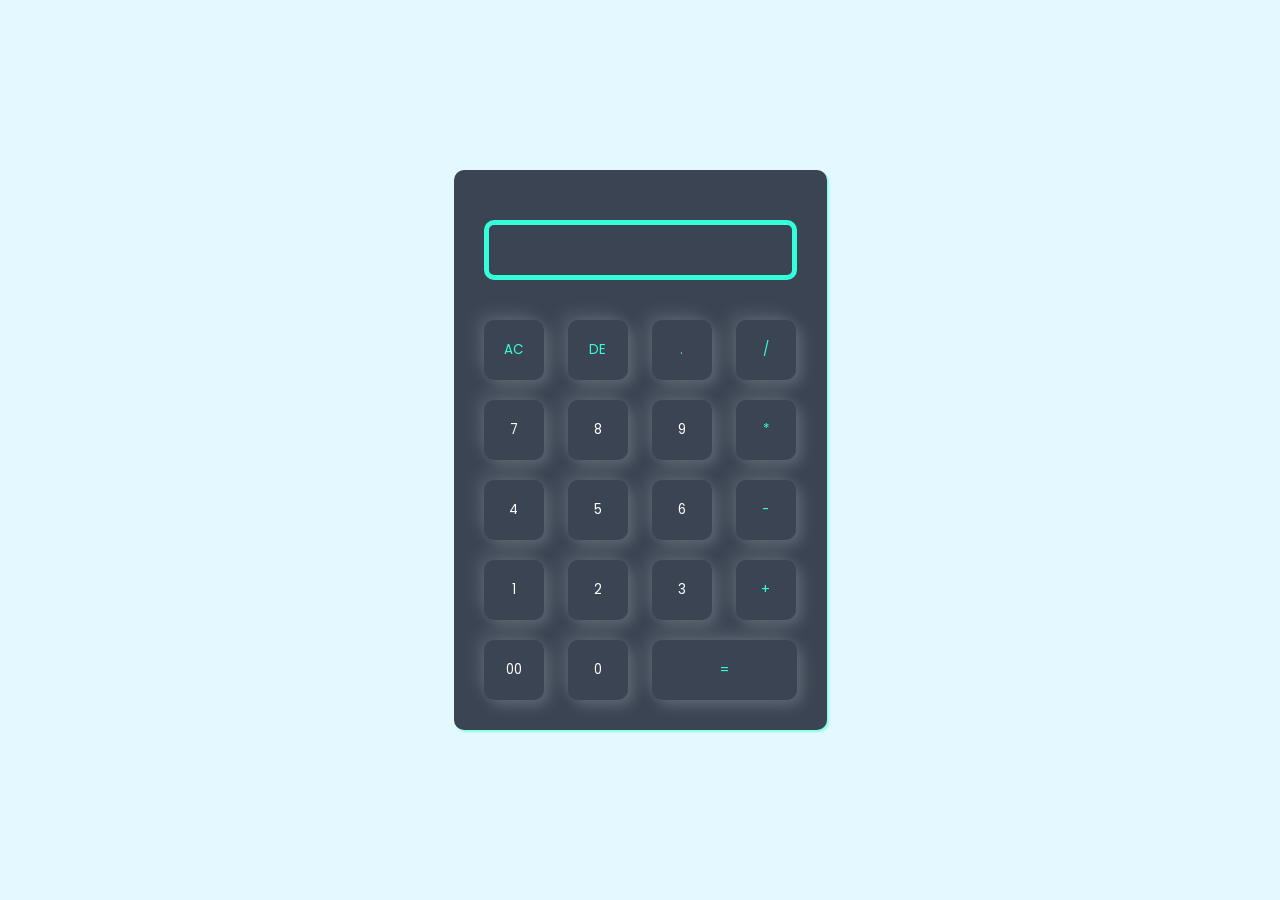
<file: Calculator/index.html>
<!doctype html>
<html lang="en">
  <head>
    <meta charset="UTF-8" />
    <meta name="viewport" content="width=device-width, initial-scale=1.0" />
    <title>Basic Calculator</title>
    <link rel="stylesheet" href="styles.css" />
    <link
      href="https://fonts.googleapis.com/css?family=Poppins:100,100italic,200,200italic,300,300italic,regular,italic,500,500italic,600,600italic,700,700italic,800,800italic,900,900italic"
      rel="stylesheet"
    />
  </head>
  <body>
    <div class="container">
      <div class="calculator">
        <form>
          <div class="display">
            <input type="text" name="display" />
          </div>
          <div>
            <input
              class="operator"
              type="button"
              value="AC"
              onclick="display.value = ' '"
            />
            <input
              class="operator"
              type="button"
              value="DE"
              onclick="display.value = display.value.toString().slice(0, -1)"
            />
            <input
              class="operator"
              type="button"
              value="."
              onclick="display.value += '.'"
            />
            <input
              class="operator"
              type="button"
              value="/"
              onclick="display.value += '/'"
            />
          </div>
          <div>
            <input type="button" value="7" onclick="display.value += '7'" />
            <input type="button" value="8" onclick="display.value += '8'" />
            <input type="button" value="9" onclick="display.value += '9'" />
            <input
              class="operator"
              type="button"
              value="*"
              onclick="display.value += '*'"
            />
          </div>
          <div>
            <input type="button" value="4" onclick="display.value += '4'" />
            <input type="button" value="5" onclick="display.value += '5'" />
            <input type="button" value="6" onclick="display.value += '6'" />
            <input
              class="operator"
              type="button"
              value="-"
              onclick="display.value += '-'"
            />
          </div>
          <div>
            <input type="button" value="1" onclick="display.value += '1'" />
            <input type="button" value="2" onclick="display.value += '2'" />
            <input type="button" value="3" onclick="display.value += '3'" />
            <input
              class="operator"
              type="button"
              value="+"
              onclick="display.value += '+'"
            />
          </div>
          <div>
            <input type="button" value="00" onclick="display.value += '00'" />
            <input type="button" value="0" onclick="display.value += '0'" />
            <input
              type="button"
              value="="
              class="equal operator"
              onclick="display.value = eval(display.value)"
            />
          </div>
        </form>
      </div>
    </div>
  </body>
</html>
</file>
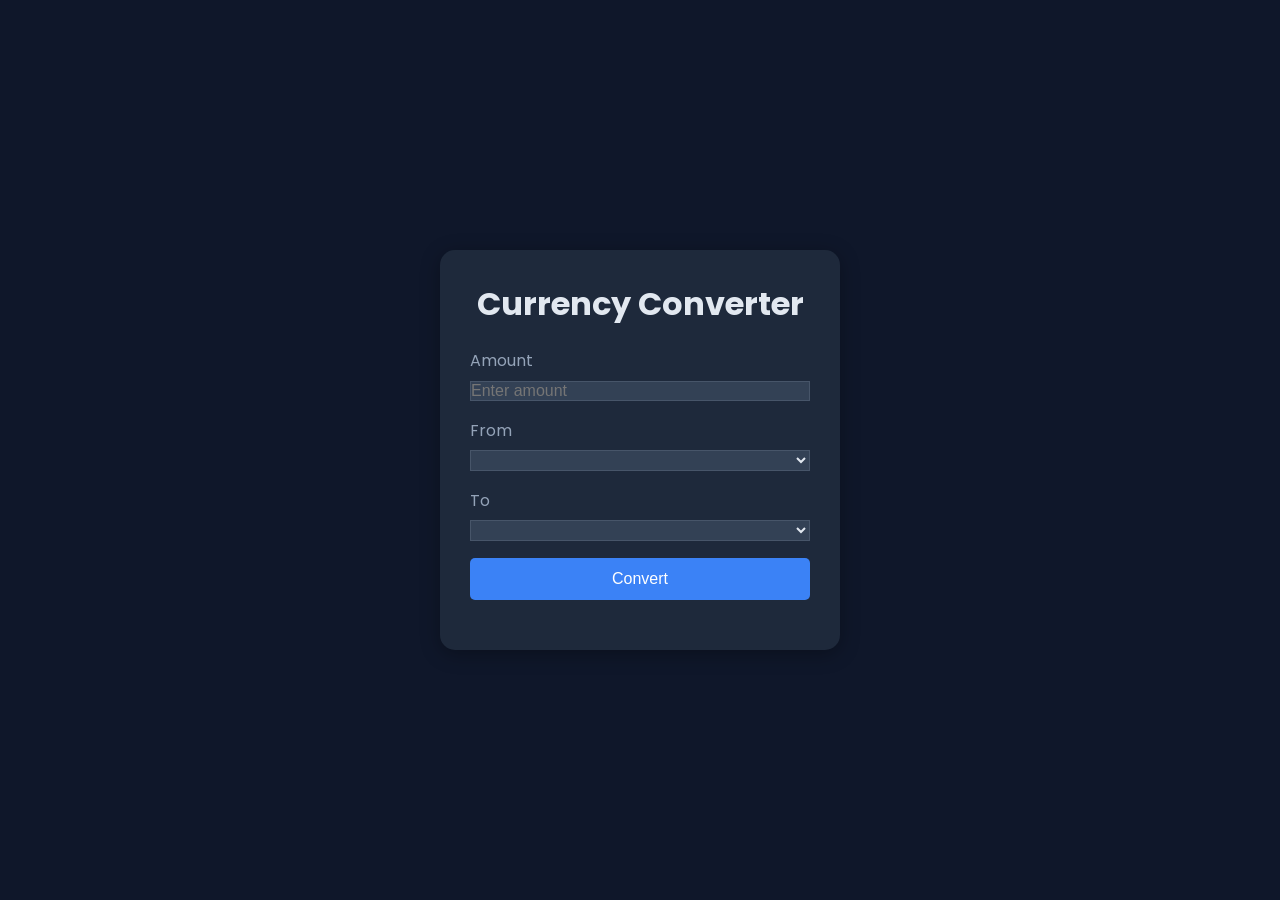
<file: Currency-Converter/index.html>
<!doctype html>
<html lang="en">
  <head>
    <meta charset="UTF-8" />
    <meta name="viewport" content="width=device-width, initial-scale=1.0" />
    <title>Currency Converter App</title>
    <link rel="stylesheet" href="styles.css" />
    <link
      href="https://fonts.googleapis.com/css?family=Poppins:100,100italic,200,200italic,300,300italic,regular,italic,500,500italic,600,600italic,700,700italic,800,800italic,900,900italic"
      rel="stylesheet"
    />
  </head>
  <body>
    <div class="container">
      <h1>Currency Converter</h1>

      <form id="converter-form">
        <div class="form-group">
          <label for="amount">Amount</label>
          <input
            type="number"
            id="amount"
            placeholder="Enter amount"
            required
          />
        </div>

        <div class="form-group">
          <label for="from-currency">From</label>
          <select id="from-currency">
            <!-- Currency options to be inserted from api -->
          </select>
        </div>

        <div class="form-group">
          <label for="to-currency">To</label>
          <select id="to-currency">
            <!-- Currency options to be inserted from api -->
          </select>
        </div>

        <button type="submit">Convert</button>
      </form>

      <div id="result"></div>
    </div>
    <script src="script.js"></script>
  </body>
</html>
</file>
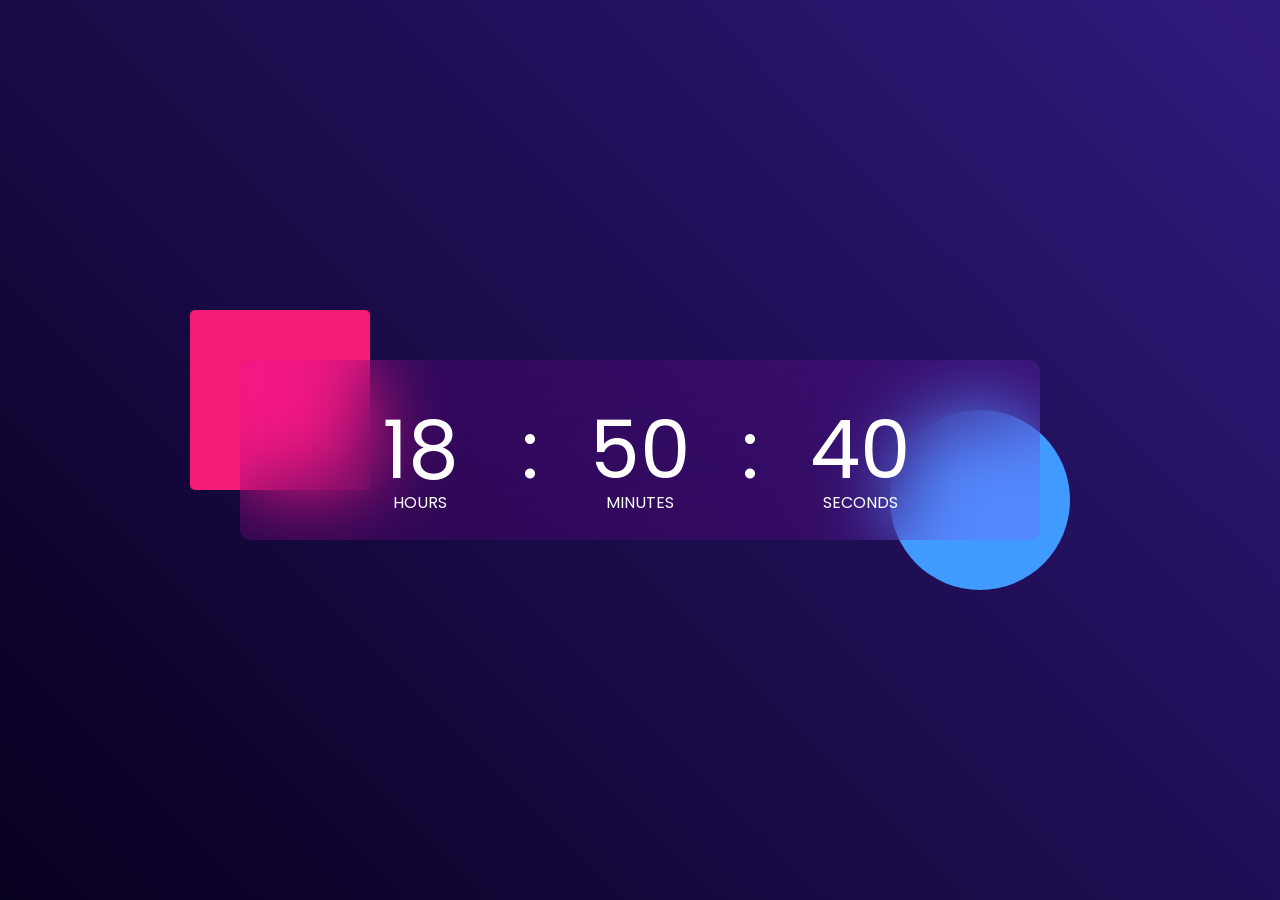
<file: Digital Clock/index.html>
<!doctype html>
<html lang="en">
  <head>
    <meta charset="UTF-8" />
    <meta name="viewport" content="width=device-width, initial-scale=1.0" />
    <title>Digital Clock</title>
    <link rel="stylesheet" href="styles.css" />
    <link
      href="https://fonts.googleapis.com/css?family=Poppins:100,100italic,200,200italic,300,300italic,regular,italic,500,500italic,600,600italic,700,700italic,800,800italic,900,900italic"
      rel="stylesheet"
    />
  </head>
  <body>
    <div class="hero">
      <div class="container">
        <div class="clock">
          <span id="hrs">00</span>
          <span>:</span>
          <span id="min">00</span>
          <span>:</span>
          <span id="sec">00</span>
        </div>
      </div>
    </div>

    <script src="script.js"></script>
  </body>
</html>
</file>
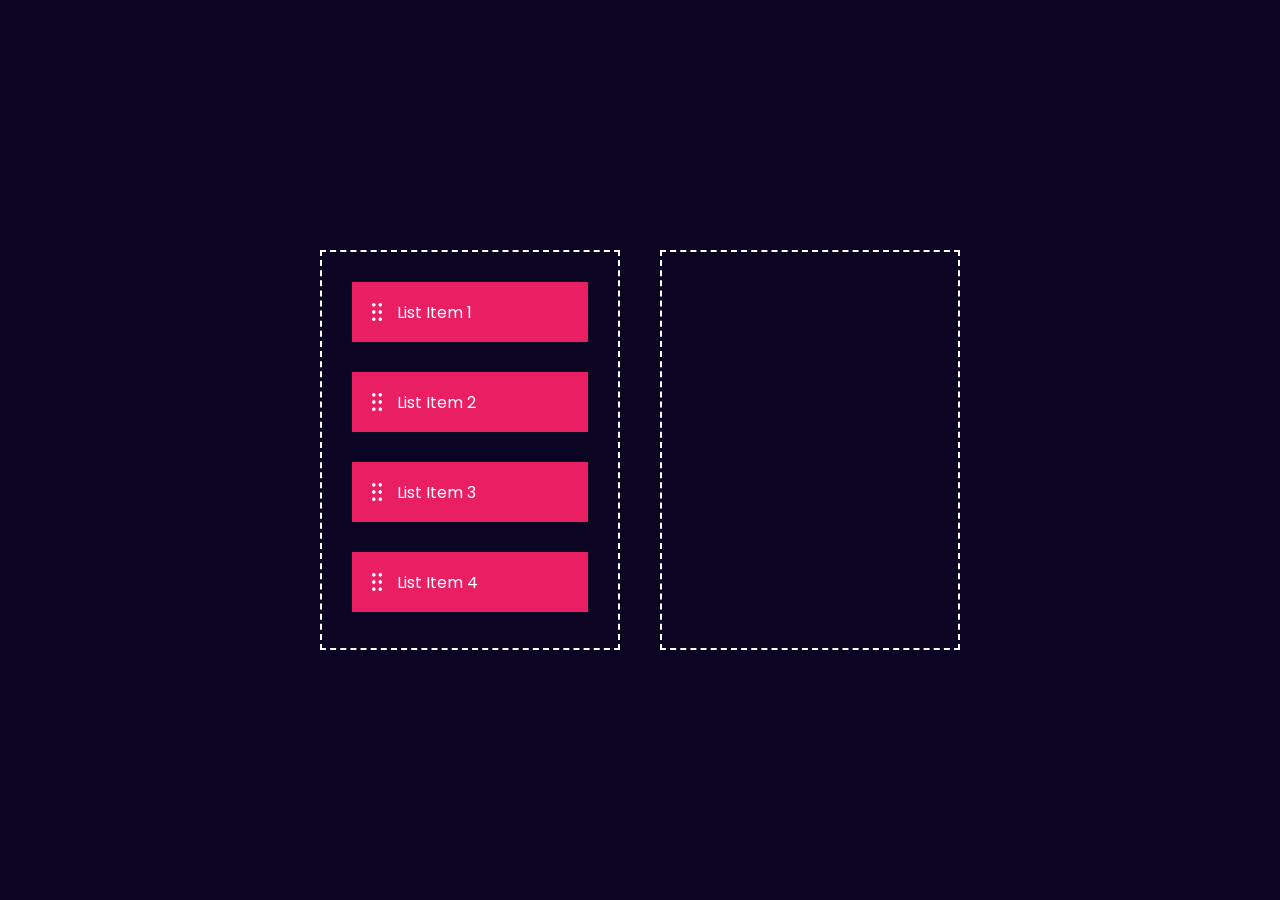
<file: Drag-and-Drop/index.html>
<!doctype html>
<html lang="en">
  <head>
    <meta charset="UTF-8" />
    <meta name="viewport" content="width=device-width, initial-scale=1.0" />
    <title>Drag & Drop Using JavaScript</title>
    <link rel="stylesheet" href="style.css" />
    <link
      href="https://fonts.googleapis.com/css?family=Poppins:100,100italic,200,200italic,300,300italic,regular,italic,500,500italic,600,600italic,700,700italic,800,800italic,900,900italic"
      rel="stylesheet"
    />
  </head>
  <body>
    <div class="container">
      <div id="left">
        <div class="list" draggable="true">
          <img src="drag_drop_icon.png" /> List Item 1
        </div>
        <div class="list" draggable="true">
          <img src="drag_drop_icon.png" /> List Item 2
        </div>
        <div class="list" draggable="true">
          <img src="drag_drop_icon.png" /> List Item 3
        </div>
        <div class="list" draggable="true">
          <img src="drag_drop_icon.png" /> List Item 4
        </div>
      </div>
      <div id="right"></div>
    </div>

    <script src="script.js"></script>
  </body>
</html>
</file>
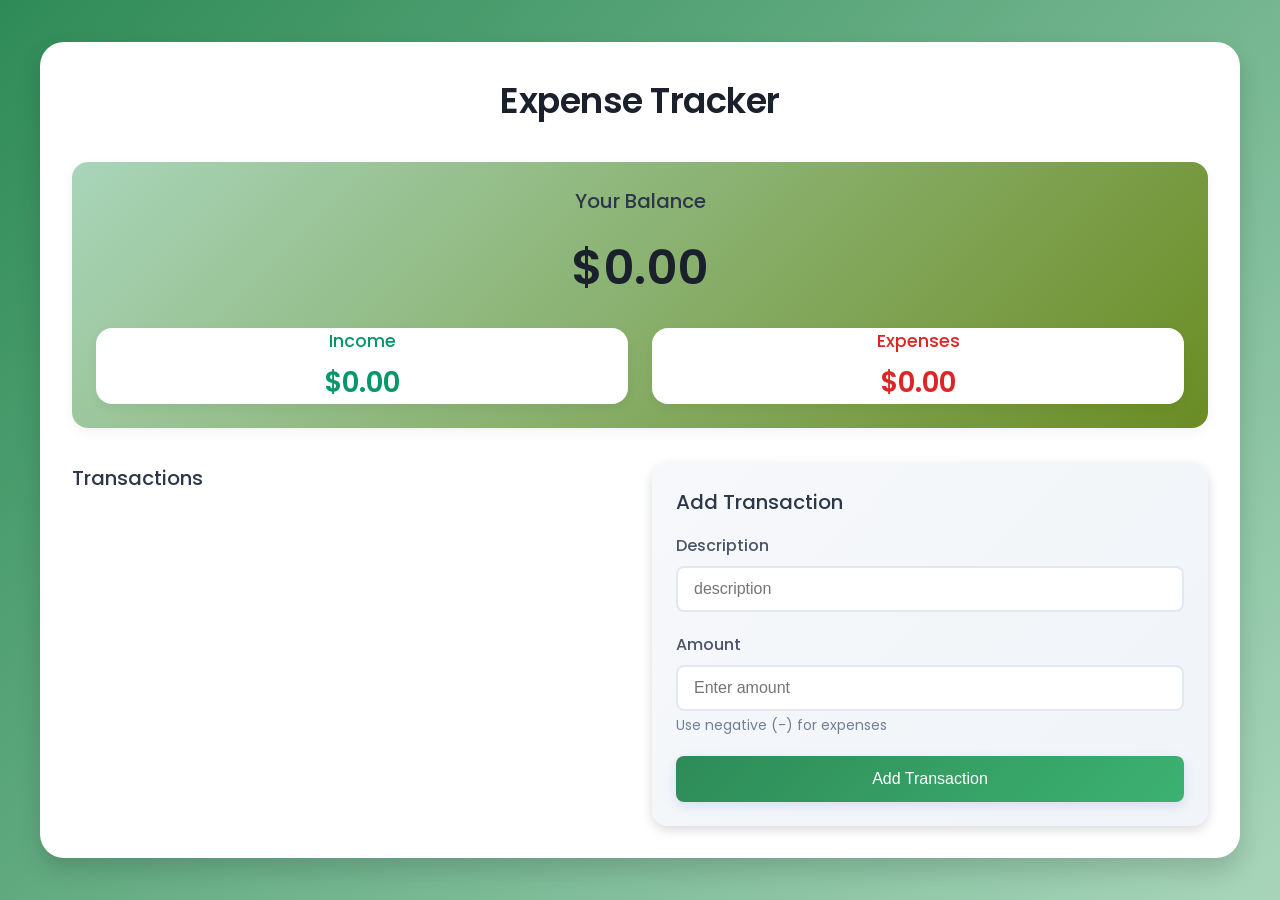
<file: Expense-Tracker/index.html>
<!doctype html>
<html lang="en">
  <head>
    <meta charset="UTF-8" />
    <meta name="viewport" content="width=device-width, initial-scale=1.0" />
    <title>Expense Tracker</title>
    <link rel="stylesheet" href="styles.css" />
    <link
      href="https://fonts.googleapis.com/css?family=Poppins:100,100italic,200,200italic,300,300italic,regular,italic,500,500italic,600,600italic,700,700italic,800,800italic,900,900italic"
      rel="stylesheet"
    />
  </head>
  <body>
    <div class="container">
      <h1>Expense Tracker</h1>

      <div class="balance-container">
        <h2>Your Balance</h2>
        <h1 id="balance">$0.00</h1>

        <div class="summary">
          <div class="income">
            <h3>Income</h3>
            <p id="income-amount">$0.00</p>
          </div>
          <div class="expenses">
            <h3>Expenses</h3>
            <p id="expense-amount">$0.00</p>
          </div>
        </div>
      </div>

      <div class="main-content">
        <div class="transaction-container">
          <h2>Transactions</h2>
          <ul id="transaction-list">
            <!-- Transactions will be inserted here -->
          </ul>
        </div>
        <div class="form-container">
          <h2>Add Transaction</h2>

          <form id="transaction-form">
            <div class="form-group">
              <label for="description">Description</label>
              <input
                type="text"
                id="description"
                placeholder="description"
                required
              />
            </div>

            <div class="form-group">
              <label for="amount">Amount</label>
              <input
                type="number"
                id="amount"
                placeholder="Enter amount"
                required
              />
              <small>Use negative (-) for expenses</small>
            </div>

            <button type="submit">Add Transaction</button>
          </form>
        </div>
      </div>
    </div>
    <script src="script.js"></script>
  </body>
</html>
</file>
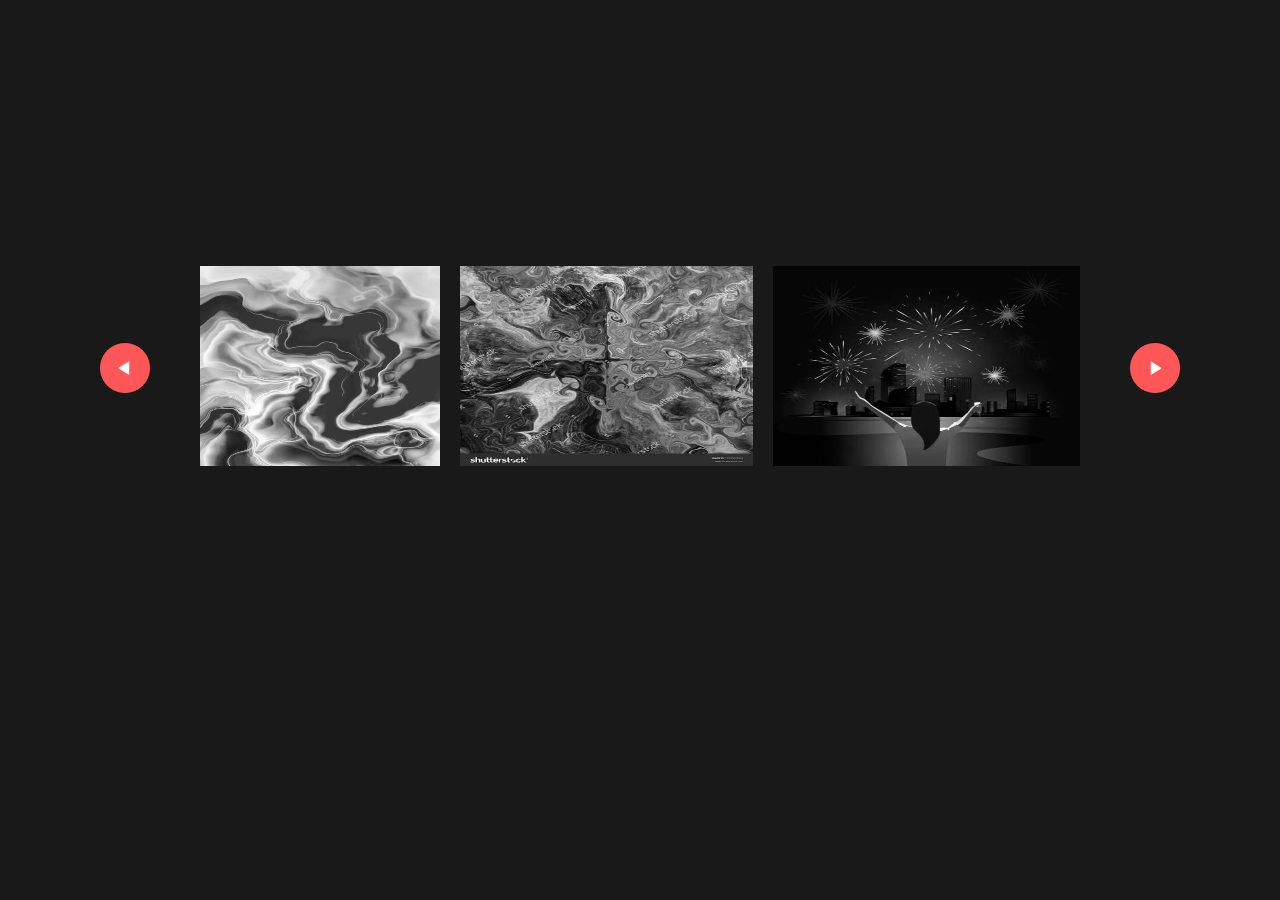
<file: Image-Gallery/index.html>
<!doctype html>
<html lang="en">
  <head>
    <meta charset="UTF-8" />
    <meta name="viewport" content="width=device-width, initial-scale=1.0" />
    <title>Horizontal Scroll Image Gallery</title>
    <link rel="stylesheet" href="styles.css" />
  </head>
  <body>
    <div class="gallery-wrap">
      <img src="images/back.png" id="backBtn" />
      <div class="gallery">
        <div>
          <span><img src="images/img1.jpg" alt="" /></span>
          <span><img src="images/img2.jpg" alt="" /></span>
          <span><img src="images/img3.jpg" alt="" /></span>
        </div>
        <div>
          <span><img src="images/img4.jpg" alt="" /></span>
          <span><img src="images/img5.jpg" alt="" /></span>
          <span><img src="images/img6.jpg" alt="" /></span>
        </div>
      </div>
      <img src="images/next.png" id="nextBtn" />
    </div>

    <script src="script.js"></script>
  </body>
</html>
</file>
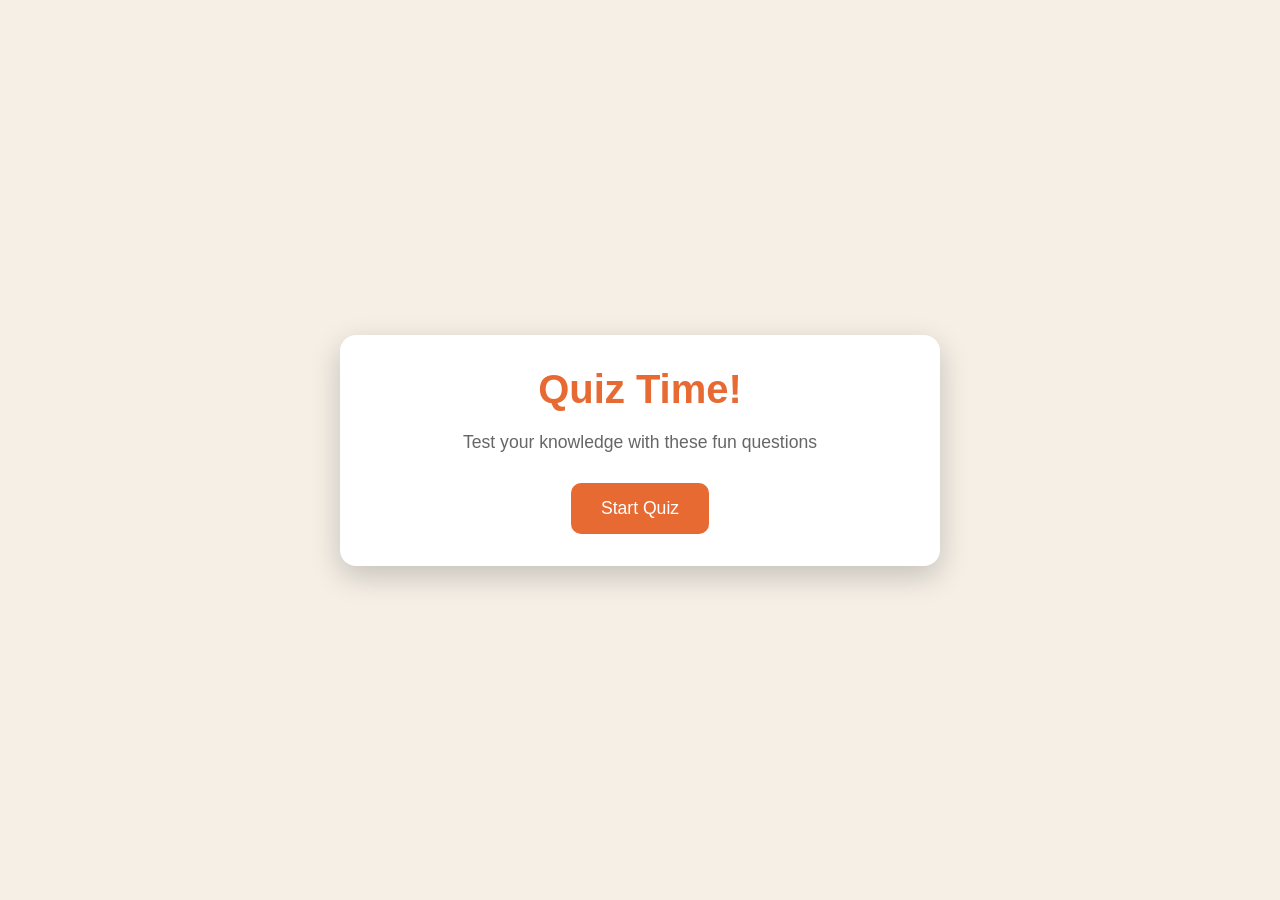
<file: Interactive-Quiz-Game/index.html>
<!doctype html>
<html lang="en">
  <head>
    <meta charset="UTF-8" />
    <meta name="viewport" content="width=device-width, initial-scale=1.0" />
    <title>Quiz Game</title>
    <link rel="stylesheet" href="styles.css" />
  </head>
  <body>
    <div class="container">
      <div class="screen active" id="start-screen">
        <h1>Quiz Time!</h1>
        <p>Test your knowledge with these fun questions</p>
        <button id="start-btn">Start Quiz</button>
      </div>

      <div class="screen" id="quiz-screen">
        <div class="quiz-header">
          <h2 id="question-text">Question goes here</h2>
          <div class="quiz-info">
            <p>
              Question <span id="current-question">1</span> of
              <span id="total-questions">5</span>
            </p>

            <p>Score: <span id="score">0</span></p>
          </div>
        </div>

        <div id="answers-container" class="answers-container">
          <!-- Answer buttons will be inserted here from js script later -->
        </div>

        <div class="progress-bar">
          <div id="progress" class="progress"></div>
        </div>
      </div>

      <div class="screen" id="result-screen">
        <h1>Quiz Results</h1>
        <div class="result-info">
          <p>
            You scored <span id="final-score">0</span> out of
            <span id="max-score">5</span>
          </p>

          <div id="result-message">Good job!</div>
        </div>
        <button id="restart-btn">Restart Quiz</button>
      </div>
    </div>
    <script src="script.js"></script>
  </body>
</html>
</file>
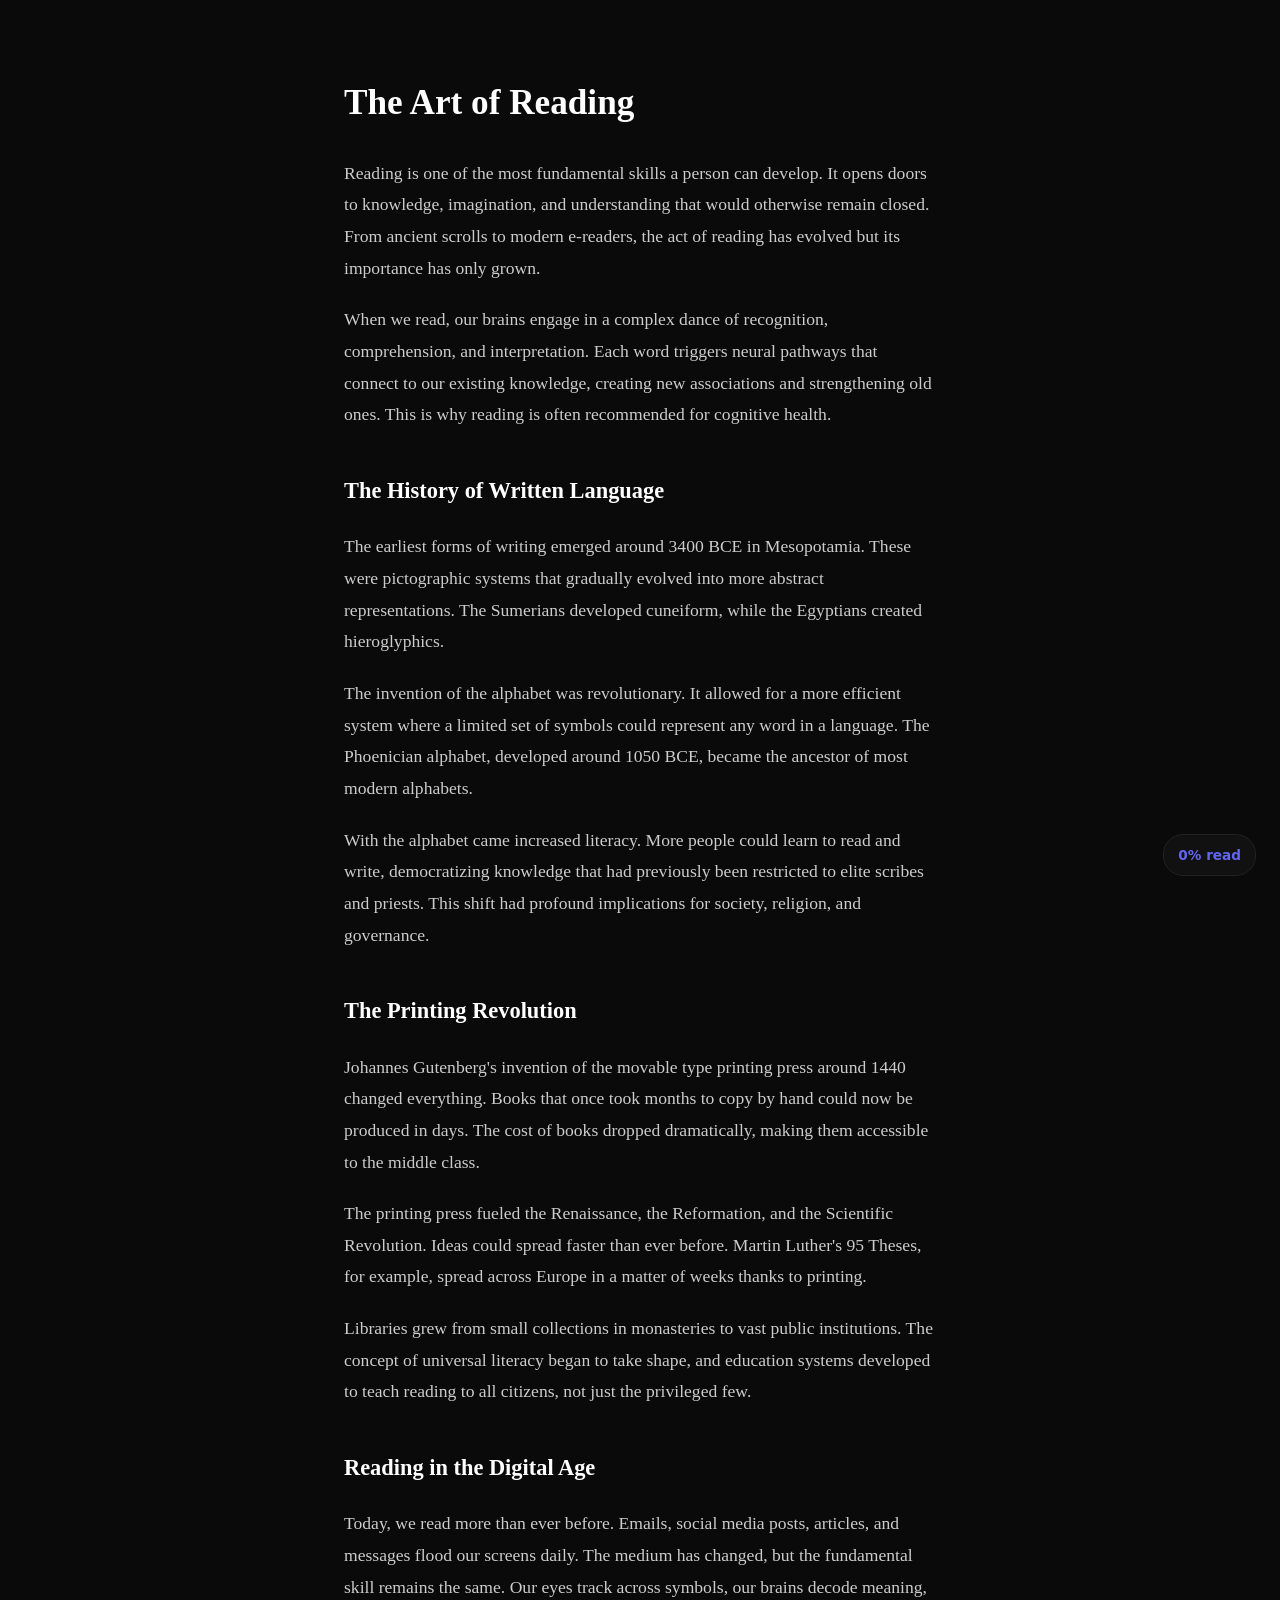
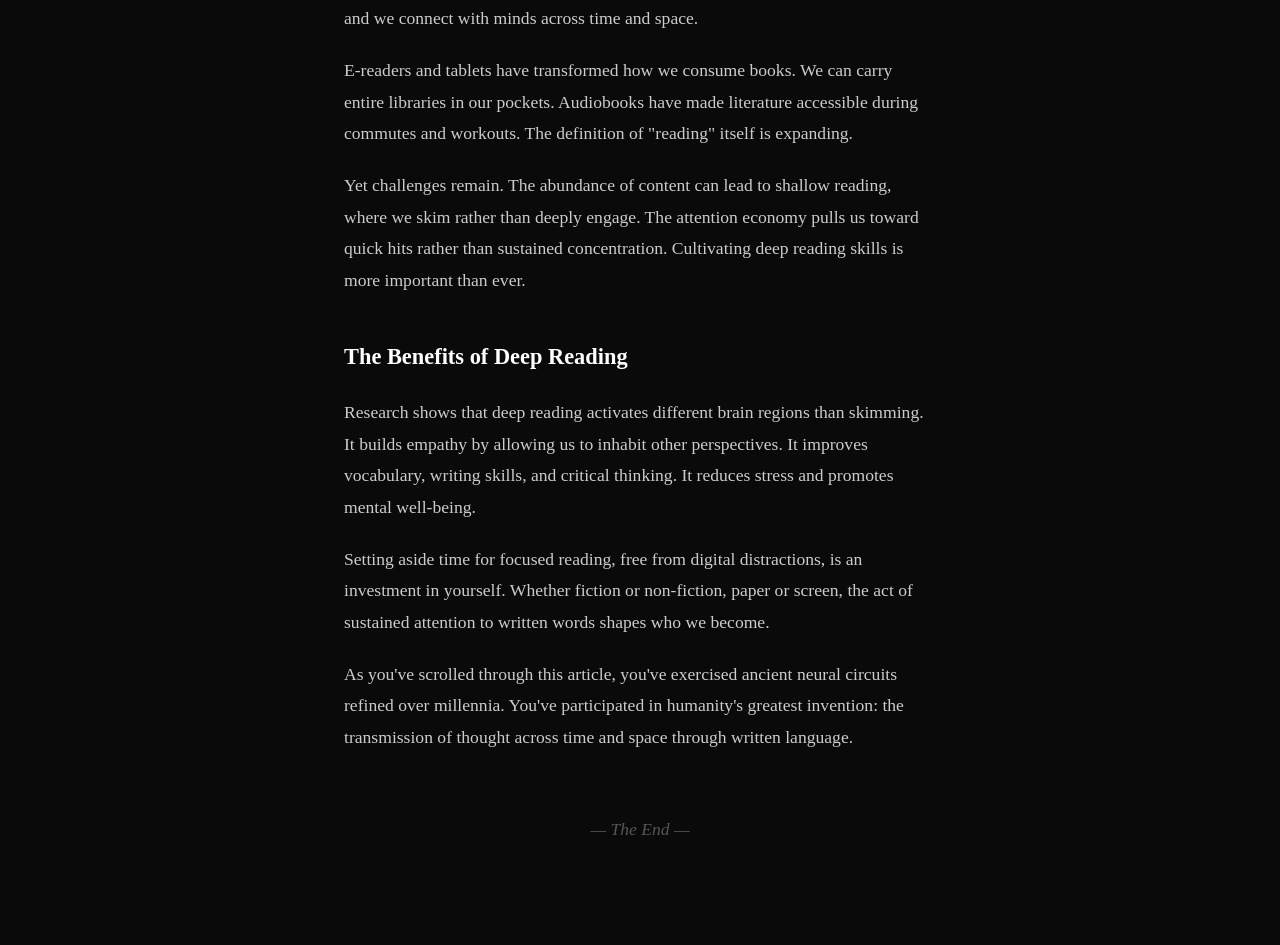
<file: Scroll-Progress-Indicator/index.html>
<!doctype html>
<html lang="en">
  <head>
    <meta charset="UTF-8" />
    <meta name="viewport" content="width=device-width, initial-scale=1.0" />
    <title>Scroll Progress</title>
    <link rel="stylesheet" href="styles.css" />
    <script src="script.js" defer></script>
  </head>
  <body>
    <div class="progress-bar" id="progressBar"></div>
    <div class="badge" id="badge">0% read</div>

    <article class="content">
      <h1>The Art of Reading</h1>

      <p>
        Reading is one of the most fundamental skills a person can develop. It
        opens doors to knowledge, imagination, and understanding that would
        otherwise remain closed. From ancient scrolls to modern e-readers, the
        act of reading has evolved but its importance has only grown.
      </p>

      <p>
        When we read, our brains engage in a complex dance of recognition,
        comprehension, and interpretation. Each word triggers neural pathways
        that connect to our existing knowledge, creating new associations and
        strengthening old ones. This is why reading is often recommended for
        cognitive health.
      </p>

      <h2>The History of Written Language</h2>

      <p>
        The earliest forms of writing emerged around 3400 BCE in Mesopotamia.
        These were pictographic systems that gradually evolved into more
        abstract representations. The Sumerians developed cuneiform, while the
        Egyptians created hieroglyphics.
      </p>

      <p>
        The invention of the alphabet was revolutionary. It allowed for a more
        efficient system where a limited set of symbols could represent any word
        in a language. The Phoenician alphabet, developed around 1050 BCE,
        became the ancestor of most modern alphabets.
      </p>

      <p>
        With the alphabet came increased literacy. More people could learn to
        read and write, democratizing knowledge that had previously been
        restricted to elite scribes and priests. This shift had profound
        implications for society, religion, and governance.
      </p>

      <h2>The Printing Revolution</h2>

      <p>
        Johannes Gutenberg's invention of the movable type printing press around
        1440 changed everything. Books that once took months to copy by hand
        could now be produced in days. The cost of books dropped dramatically,
        making them accessible to the middle class.
      </p>

      <p>
        The printing press fueled the Renaissance, the Reformation, and the
        Scientific Revolution. Ideas could spread faster than ever before.
        Martin Luther's 95 Theses, for example, spread across Europe in a matter
        of weeks thanks to printing.
      </p>

      <p>
        Libraries grew from small collections in monasteries to vast public
        institutions. The concept of universal literacy began to take shape, and
        education systems developed to teach reading to all citizens, not just
        the privileged few.
      </p>

      <h2>Reading in the Digital Age</h2>

      <p>
        Today, we read more than ever before. Emails, social media posts,
        articles, and messages flood our screens daily. The medium has changed,
        but the fundamental skill remains the same. Our eyes track across
        symbols, our brains decode meaning, and we connect with minds across
        time and space.
      </p>

      <p>
        E-readers and tablets have transformed how we consume books. We can
        carry entire libraries in our pockets. Audiobooks have made literature
        accessible during commutes and workouts. The definition of "reading"
        itself is expanding.
      </p>

      <p>
        Yet challenges remain. The abundance of content can lead to shallow
        reading, where we skim rather than deeply engage. The attention economy
        pulls us toward quick hits rather than sustained concentration.
        Cultivating deep reading skills is more important than ever.
      </p>

      <h2>The Benefits of Deep Reading</h2>

      <p>
        Research shows that deep reading activates different brain regions than
        skimming. It builds empathy by allowing us to inhabit other
        perspectives. It improves vocabulary, writing skills, and critical
        thinking. It reduces stress and promotes mental well-being.
      </p>

      <p>
        Setting aside time for focused reading, free from digital distractions,
        is an investment in yourself. Whether fiction or non-fiction, paper or
        screen, the act of sustained attention to written words shapes who we
        become.
      </p>

      <p>
        As you've scrolled through this article, you've exercised ancient neural
        circuits refined over millennia. You've participated in humanity's
        greatest invention: the transmission of thought across time and space
        through written language.
      </p>

      <p class="end">— The End —</p>
    </article>
  </body>
</html>
</file>
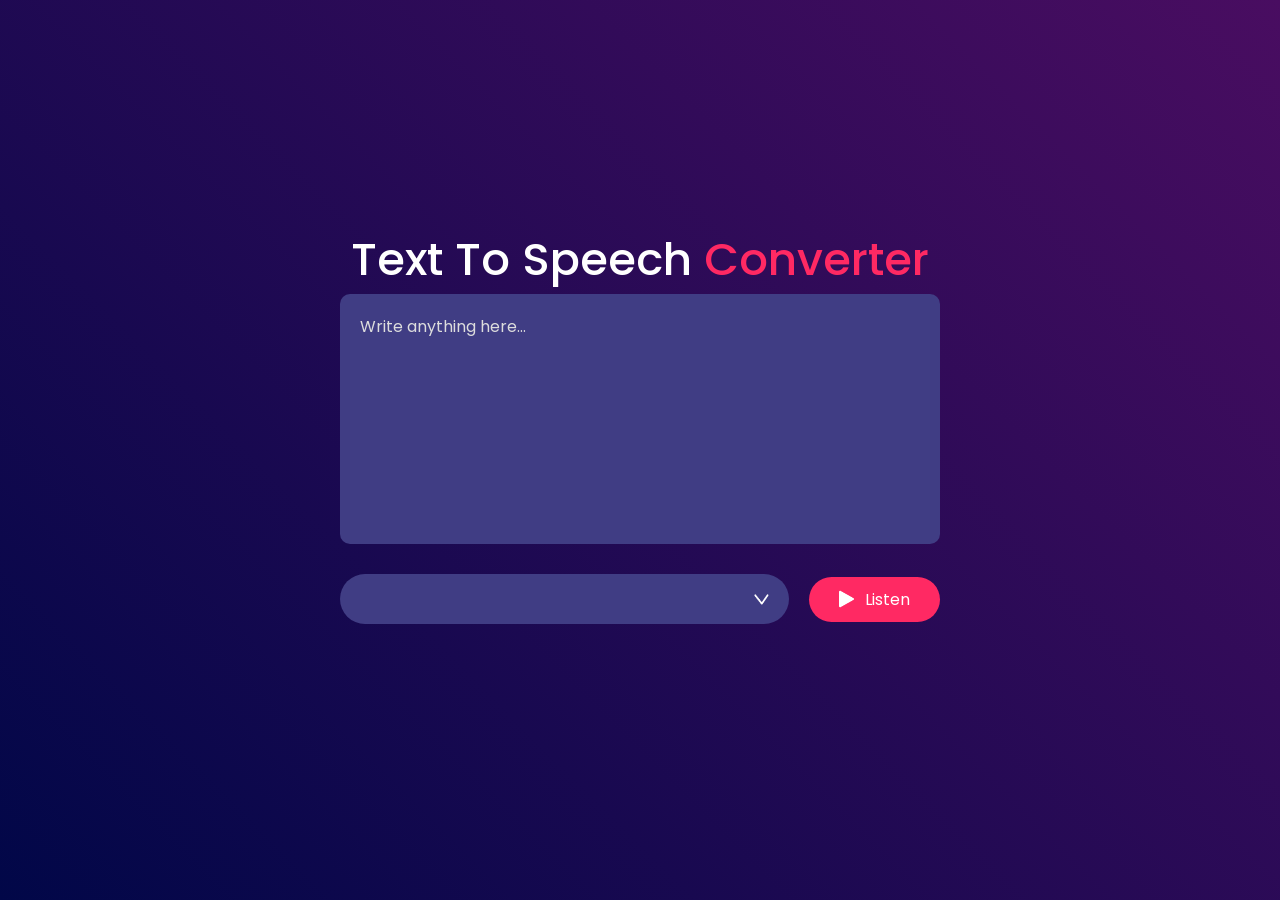
<file: Text-to-Speech-Coverter/index.html>
<!doctype html>
<html lang="en">
  <head>
    <meta charset="UTF-8" />
    <meta name="viewport" content="width=device-width, initial-scale=1.0" />
    <title>Text To Speech Converter</title>
    <link rel="stylesheet" href="styles.css" />
    <link
      href="https://fonts.googleapis.com/css?family=Poppins:100,100italic,200,200italic,300,300italic,regular,italic,500,500italic,600,600italic,700,700italic,800,800italic,900,900italic"
      rel="stylesheet"
    />
  </head>
  <body>
    <div class="hero">
      <h1>Text To Speech <span>Converter</span></h1>
      <textarea placeholder="Write anything here..."></textarea>
      <div class="row">
        <select></select>
        <button><img src="images/play.png" />Listen</button>
      </div>
    </div>

    <script src="script.js"></script>
  </body>
</html>
</file>
<file: Calculator/styles.css>
* {
  margin: 0;
  padding: 0;
  box-sizing: border-box;
  font-family: "Poppins", sans-serif;
}

.container {
  width: 100%;
  height: 100vh;
  background: #e3f9ff;
  display: flex;
  align-items: center;
  justify-content: center;
}
.calculator {
  background: #3a4452;
  padding: 20px;
  /* min-width: 380px; */
  border-radius: 10px;
  box-shadow: 2px 2px 2px rgba(51, 255, 216, 0.5);
}

.calculator form input {
  border: 0;
  outline: 0;
  width: 60px;
  height: 60px;
  border-radius: 10px;
  box-shadow:
    -8px -8px 15px rgba(255, 255, 255, 0.1),
    5px 5px 15px rgba(255, 255, 255, 0.2);
  background: transparent;
  color: #fff;
  cursor: pointer;
  margin: 10px;
}

form .display {
  display: flex;
  justify-content: flex-end;
  margin: 20px 0;
}

form .display input {
  text-align: right;
  flex: 1;
  font-size: 30px;
  box-shadow: none;
  border: 5px solid #33ffd8;
}

form input.equal {
  width: 145px;
}
form input.operator {
  color: #33ffd8;
}

@media (max-width: 400px) {
  .calculator form input {
    width: 40px;
  }
  form input.equal {
    width: 105px;
  }
}
</file>
<file: Currency-Converter/styles.css>
* {
  margin: 0;
  padding: 0;
  box-sizing: border-box;
}

:root {
  --bg-primary: #0f172a;
  --bg-secondary: #1e293b;
  --bg-input: #334155;
  --text-primary: #e2e8f0;
  --text-secondary: #94a3b8;
  --border-color: #475569;
  --accent-primary: #3b82f6;
  --accent-hover: #2563eb;
}

body {
  background-color: var(--bg-primary);
  display: flex;
  justify-content: center;
  align-items: center;
  min-height: 100vh;
  padding: 20px;
  font-family: "Poppins", sans-serif;
}

.container {
  width: 100%;
  max-width: 400px;
  background-color: var(--bg-secondary);
  padding: 30px;
  border-radius: 15px;
  box-shadow: 0 4px 20px rgba(0, 0, 0, 0.3);
}

h1 {
  text-align: center;
  color: var(--text-primary);
  margin-bottom: 20px;
}

.form-group {
  margin-bottom: 15px;
}

label {
  display: block;
  margin-bottom: 5px;
  color: var(--text-secondary);
}

input,
select {
  width: 100%;
  background-color: var(--bg-input);
  border: 1px solid var(--border-color);
  font-size: 1rem;
  color: var(--text-primary);
}

input:focus,
select:focus {
  outline: none;
  border-color: var(--accent-primary);
  box-shadow: 0 0 0 2px rgba(59, 130, 246, 0.2);
}

button {
  width: 100%;
  padding: 12px;
  background-color: var(--accent-primary);
  color: #fff;
  border: none;
  border-radius: 5px;
  font-size: 1rem;
  cursor: pointer;
  transition: all 0.3s ease;
}

button:hover {
  background-color: var(--accent-hover);
  transform: translateY(-2px);
}

#result {
  margin-top: 20px;
  text-align: center;
  font-size: 1.2rem;
  color: var(--text-primary);
}
</file>
<file: Digital Clock/styles.css>
* {
  margin: 0;
  padding: 0;
  box-sizing: border-box;
  font-family: "Poppins", sans-serif;
}

.hero {
  width: 100%;
  min-height: 100vh;
  background: linear-gradient(45deg, #08001f, #30197d);
  color: #fff;
  position: relative;
}

.container {
  width: 800px;
  height: 180px;
  position: absolute;
  top: 50%;
  left: 50%;
  transform: translate(-50%, -50%);
}

.clock {
  width: 100%;
  height: 100%;
  background: rgba(235, 0, 255, 0.11);
  border-radius: 10px;
  display: flex;
  align-items: center;
  justify-content: center;
  backdrop-filter: blur(40px);
}

.container::before {
  content: "";
  width: 180px;
  height: 180px;
  background: #f41b75;
  border-radius: 5px;
  position: absolute;
  left: -50px;
  top: -50px;
  z-index: -1;
}

.container::after {
  content: "";
  width: 180px;
  height: 180px;
  background: #419aff;
  border-radius: 50%;
  position: absolute;
  right: -30px;
  bottom: -50px;
  z-index: -1;
}

.clock span {
  font-size: 80px;
  width: 110px;
  display: inline-block;
  text-align: center;
  position: relative;
}

.clock span::after {
  font-size: 16px;
  position: absolute;
  bottom: -5px;
  left: 50%;
  transform: translateX(-50%);
}

#hrs::after {
  content: "HOURS";
}

#min::after {
  content: "MINUTES";
}

#sec::after {
  content: "SECONDS";
}

@media (max-width: 900px) {
  .container {
    width: 600px;
    height: 180px;
    position: absolute;
    top: 50%;
    left: 50%;
    transform: translate(-50%, -50%);
  }
  .clock span {
    font-size: 80px;
    width: 110px;
  }
}

@media (max-width: 700px) {
  .container {
    width: 400px;
    height: 180px;
    position: absolute;
    top: 50%;
    left: 50%;
    transform: translate(-50%, -50%);
  }
  .clock span {
    font-size: 60px;
    width: 110px;
  }
}
@media (max-width: 545px) {
  .container {
    width: 250px;
    height: 180px;
    position: absolute;
    top: 50%;
    left: 50%;
    transform: translate(-50%, -50%);
  }
  .clock span {
    font-size: 40px;
    width: 110px;
  }
  #sec::after {
    content: "SECS";
  }
  .container::before {
    content: "";
    width: 100px;
    height: 100px;
    position: absolute;
    left: -35px;
    top: -45px;
  }
  .container::after {
    content: "";
    width: 100px;
    height: 100px;
    position: absolute;
    right: -30px;
    bottom: -50px;
  }
}
</file>
<file: Drag-and-Drop/style.css>
* {
  margin: 0;
  padding: 0;
  box-sizing: border-box;
  font-family: "Poppins", sans-serif;
}

.container {
  width: 100%;
  min-height: 100vh;
  background: #0b0423;
  display: flex;
  align-items: center;
  justify-content: center;
}

#left,
#right {
  width: 300px;
  min-height: 400px;
  margin: 20px;
  border: 2px dashed #fff;
}

.list {
  background: #e91e63;
  height: 60px;
  margin: 30px;
  color: #fff;
  display: flex;
  align-items: center;
  cursor: grab;
}

.list img {
  width: 10px;
  margin-right: 15px;
  margin-left: 20px;
}

@media (max-width: 400px) {
  #left,
  #right {
    width: 150px;
    min-height: 400px;
    margin: 10px;
  }
  .list {
    height: 60px;
    margin: 15px;
  }
  .list img {
    width: 10px;
    margin-right: 10px;
    margin-left: 5px;
  }
}
</file>
<file: Expense-Tracker/styles.css>
* {
  margin: 0;
  padding: 0;
  box-sizing: border-box;
}

body {
  background: linear-gradient(135deg, #2e8b57, #a8d5ba);
  min-height: 100vh;
  font-family: "Poppins", sans-serif;
  display: flex;
  align-items: center;
  justify-content: center;
  padding: 20px;
  color: #2d3436;
}

.container {
  width: 100%;
  max-width: 1200px;
  background-color: #fff;
  padding: 2rem;
  border-radius: 24px;
  box-shadow: 0 12px 24px rgba(0, 0, 0, 0.15);
}

h1 {
  text-align: center;
  color: #1a202c;
  margin-bottom: 35px;
  font-size: 2.2rem;
  font-weight: 600;
  letter-spacing: -0.5px;
}

h2 {
  color: #2d3748;
  margin-bottom: 1rem;
  font-size: 1.25rem;
  font-weight: 500;
}

.balance-container {
  text-align: center;
  margin-bottom: 35px;
  padding: 24px;
  background: linear-gradient(135deg, #a8d5ba, #6b8c23);
  border-radius: 1rem;
  box-shadow: 0 4px 12px rgba(0, 0, 0, 0.05);
}

.balance-container h1 {
  font-size: 3rem;
  margin: 15px 0;
}

.summary {
  display: grid;
  grid-template-columns: 1fr 1fr;
  gap: 24px;
  margin-top: 24px;
}

.main-content {
  display: grid;
  grid-template-columns: 1fr 1fr;
  gap: 24px;
}

.income,
.expenses {
  background-color: white;
  border-radius: 1rem;
  box-shadow: 0 4px 12px rgba(0, 0, 0, 0.05);
  transition: transform 0.2s ease;
}

.income:hover,
.expenses:hover {
  transform: translateY(-2px);
}

.income h3 {
  color: #059669;
  font-size: 1.1rem;
  font-weight: 500;
}

.expenses h3 {
  color: #dc2626;
  font-size: 1.1rem;
  font-weight: 500;
}

.income p,
.expenses p {
  margin-top: 8px;
  font-size: 1.75rem;
  font-weight: 600;
}
.income p {
  color: #059669;
}

.expenses p {
  color: #dc2626;
}

.transaction-container {
  height: 100%;
  display: flex;
  flex-direction: column;
}

#transaction-list {
  list-style: none;
  max-height: 500px;
  overflow-y: auto;
  padding-right: 8px;
  flex-grow: 1;
}

#transaction-list::-webkit-scrollbar {
  width: 8px;
}

/* track is the background of the scrollbar */
#transaction-list::-webkit-scrollbar-track {
  background-color: #f1f1f1;
  border-radius: 4px;
}

/* thumb is the draggable part of the scrollbar */
#transaction-list::-webkit-scrollbar-thumb {
  background-color: #cbd5e0;
  border-radius: 4px;
}
#transaction-list::-webkit-scrollbar-thumb:hover {
  background-color: #a0aec0;
}

.transaction {
  display: flex;
  justify-content: space-between;
  align-items: center;
  padding: 1rem 1.2rem;
  margin-bottom: 12px;
  border-radius: 12px;
  background-color: #fff;
  box-shadow: 1 2px 8px rgba(0, 0, 0, 0.05);
  transition: all 0.2s ease;
  border-right: 5px solid;
  animation: slideIn 0.3s ease;
}

@keyframes slideIn {
  from {
    opacity: 0;
    transform: translateX(-20px);
  }
  to {
    opacity: 1;
    transform: translateX(0px);
  }
}

.transaction:hover {
  transform: translateX(4px);
  box-shadow: 0 4px 12px rgba(0, 0, 0, 0.1);
}

.transaction.income {
  border-right-color: #059669;
}

.transaction.expense {
  border-right-color: #dc2626;
}

.transaction .delete-btn {
  background: none;
  border: none;
  color: #dc2626;
  cursor: pointer;
  font-size: 1.4rem;
  opacity: 0;
  transition: all 0.2s ease;
  padding: 4px 8px;
  border-radius: 4px;
  margin-left: 12px;
}
.transaction:hover .delete-btn {
  opacity: 1;
}
.transaction .delete-btn:hover {
  background-color: #fee2e2;
  transform: scale(1.1);
}

.form-container {
  background: linear-gradient(135deg, #f6f8fb, #f1f4f8);
  padding: 24px;
  border-radius: 16px;
  box-shadow: 0 4px 12px rgba(0, 0, 0, 0.15);
  height: 100%;
  display: flex;
  flex-direction: column;
}

.form-container form {
  height: 100%;
  display: flex;
  flex-direction: column;
}

.form-group {
  margin-bottom: 20px;
}

label {
  display: block;
  margin-bottom: 8px;
  color: #4a5568;
  font-weight: 500;
}

input {
  width: 100%;
  padding: 12px 16px;
  border: 2px solid #e2e8f0;
  border-radius: 8px;
  font-size: 1rem;
  transition: all 0.2s ease;
  background-color: white;
}

input:focus {
  outline: none;
  border-color: #667eea;
  box-shadow: 0 0 0 3px rgba(0, 0, 0, 0.1);
}

input:hover {
  border-color: #cbd5e0;
}

small {
  color: #718096;
  font-size: 0.875rem;
  margin-top: 4px;
  display: block;
}

button[type="submit"] {
  width: 100%;
  padding: 14px;
  background: linear-gradient(135deg, #2e8b57 0%, #3cb271 100%);
  color: white;
  border: none;
  border-radius: 8px;
  cursor: pointer;
  font-size: 1rem;
  font-weight: 500;
  transition: all 0.2s ease;
  box-shadow: 0 4px 12px rgba(102, 126, 234, 0.2);
  margin-top: auto;
}

button[type="submit"]:hover {
  transform: translateY(-2px);
  box-shadow: 0 6px 16px rgba(0, 0, 0, 0.3);
}

button[type="submit"]:active {
  transform: translateY(0);
}

/* responsiveness */

@media (max-width: 900px) {
  .main-content {
    grid-template-columns: 1fr;
  }

  #transaction-list {
    max-height: 300px;
  }
}

@media (max-width: 480px) {
  .container {
    padding: 24px;
  }

  .summary {
    grid-template-columns: 1fr;
    gap: 16px;
  }

  .balance-container h1 {
    font-size: 2.5rem;
  }

  .income p,
  .expenses p {
    font-size: 1.5rem;
  }

  .transaction {
    padding: 14px 16px;
  }

  h1 {
    font-size: 1.8rem;
  }
}
</file>
<file: Image-Gallery/styles.css>
* {
  margin: 0;
  padding: 0;
  box-sizing: border-box;
  font-family: "Poppins", sans-serif;
}

body {
  background: #191919;
}

.gallery {
  width: 900px;
  display: flex;
  overflow-x: scroll;
  scroll-behavior: smooth;
}

.gallery div {
  width: 100%;
  display: grid;
  grid-template-columns: auto auto auto;
  grid-gap: 20px;
  padding: 10px;
  flex: none;
}

.gallery div img {
  width: 100%;
  height: 200px;
  filter: grayscale(100%);
  transition: transform 0.5s ease;
}

.gallery::-webkit-scrollbar {
  display: none;
}

.gallery-wrap {
  display: flex;
  align-items: center;
  justify-content: center;
  margin: 20% auto;
}

#backBtn,
#nextBtn {
  width: 50px;
  cursor: pointer;
  margin: 40px;
}

.gallery div img:hover {
  filter: grayscale(0);
  cursor: pointer;
  transform: scale(1.1);
}

@media (max-width: 500px) {
  .gallery {
    width: 300px;
  }
  .gallery div img {
    width: 100px;
    height: 50px;
  }
  #backBtn,
  #nextBtn {
    width: 30px;
    margin: 20px;
  }
  .gallery-wrap {
    margin: 70% auto;
  }
}
</file>
<file: Interactive-Quiz-Game/styles.css>
/* Basic Reset */
* {
  margin: 0;
  padding: 0;
  box-sizing: border-box;
}

body {
  background: #f5efe6;
  display: flex;
  justify-content: center;
  align-items: center;
  min-height: 100vh;
  padding: 1rem;
  font-family: sans-serif;
}
.container {
  background-color: white;
  border-radius: 1rem;
  box-shadow: 0 10px 30px rgba(0, 0, 0, 0.2);
  width: 100%;
  max-width: 600px;
  overflow: hidden;
  position: relative;
}

/* SCREENS */

.screen {
  display: none;
  padding: 2rem;
  text-align: center;
}
.screen.active {
  display: block;
}

/* START SCREEN */

#start-screen h1 {
  color: #e86a33;
  margin-bottom: 20px;
  font-size: 2.5rem;
}
#start-screen p {
  color: #666;
  margin-bottom: 30px;
  font-size: 1.1rem;
}

.quiz-header {
  margin-bottom: 2rem;
}

#question-text {
  color: #333;
  font-size: 1.5rem;
  margin-bottom: 1rem;
  line-height: 1.4;
}
.quiz-info {
  display: flex;
  justify-content: space-between;
  color: #666;
  margin-bottom: 10px;
}

.answers-container {
  display: flex;
  flex-direction: column;
  gap: 10px;
  margin-bottom: 25px;
}

.answer-btn {
  background-color: #f8f0e5;
  color: #333;
  border: 2px solid #eadbc8;
  border-radius: 10px;
  padding: 1rem;
  cursor: pointer;
  text-align: left;
  transition: all 0.3s ease;
}
.answer-btn:hover {
  background-color: #eadbc8;
  border-color: #dac0ae;
}
.answer-btn.correct {
  background-color: #e6fff0;
  border-color: #a3f0c4;
  color: #28a745;
}
.answer-btn.incorrect {
  background-color: #fff0f0;
  border-color: #ffbdbd;
  color: #dc3545;
}
.progress-bar {
  height: 10px;
  background-color: #f8f0e5;
  border-radius: 5px;
  overflow: hidden;
  margin-top: 20px;
}

.progress {
  height: 100%;
  background-color: #e86a33;
  width: 0%;
  transition: width 0.3s ease;
}

/* RESULT */

#result-screen h1 {
  color: #e86a33;
  margin-bottom: 30px;
}

.result-info {
  background-color: #f8f0e5;
  border-radius: 10px;
  padding: 20px;
  margin-bottom: 30px;
}
.result-info p {
  font-size: 1.2rem;
  color: #333;
  margin-bottom: 1rem;
}

#result-message {
  font-size: 1.5rem;
  font-weight: 600;
  color: #e86a33;
}

button {
  background-color: #e86a33;
  color: white;
  border: none;
  border-radius: 10px;
  padding: 15px 30px;
  font-size: 1.1rem;
  cursor: pointer;
  transition: background-color 0.3s ease;
}

button:hover {
  background-color: #d45b28;
}

/* RESPONSIVE DESIGN */

@media (max-width: 500px) {
  .screen {
    padding: 1rem;
  }
  #start-screen h1 {
    font-size: 2rem;
  }
  #question-text {
    font-size: 1.3rem;
  }
  .answer-btn {
    padding: 12px;
  }
  button {
    padding: 12px 25px;
    font-size: 1rem;
  }
}
</file>
<file: Scroll-Progress-Indicator/styles.css>
* {
  margin: 0;
  padding: 0;
  box-sizing: border-box;
}

body {
  font-family: Georgia, serif;
  background: #0a0a0a;
  color: #ccc;
  line-height: 1.8;
}

.progress-bar {
  position: fixed;
  top: 0;
  left: 0;
  height: 3px;
  background: linear-gradient(90deg, #6366f1, #8b5cf6);
  width: 0%;
  z-index: 100;
  transition: width 0.1s;
}

.badge {
  position: fixed;
  bottom: 24px;
  right: 24px;
  background: #111;
  border: 1px solid #222;
  padding: 8px 14px;
  border-radius: 20px;
  font-family: system-ui, sans-serif;
  font-size: 0.85rem;
  font-weight: 600;
  color: #6366f1;
  z-index: 100;
  transition: all 0.2s ease;
}

.badge.complete {
  background: #6366f1;
  color: #fff;
  border-color: #6366f1;
}

.content {
  max-width: 640px;
  margin: 0 auto;
  padding: 80px 24px;
}

h1 {
  font-size: 2.2rem;
  color: #fff;
  margin-bottom: 32px;
  line-height: 1.3;
}

h2 {
  font-size: 1.4rem;
  color: #fff;
  margin: 40px 0 20px;
}

p {
  margin-bottom: 20px;
  font-size: 1.1rem;
}

.end {
  text-align: center;
  color: #555;
  margin-top: 60px;
  font-style: italic;
}
</file>
<file: Text-to-Speech-Coverter/styles.css>
* {
  margin: 0;
  padding: 0;
  box-sizing: border-box;
  font-family: "Poppins", sans-serif;
}

.hero {
  width: 100%;
  min-height: 100vh;
  background: linear-gradient(45deg, #010748, #490d61);
  display: flex;
  align-items: center;
  justify-content: center;
  flex-direction: column;
  color: #fff;
}

.hero h1 {
  font-size: 45px;
  font-weight: 500;
  margin-top: -50px;
  margin-bottom: 50;
}

.hero h1 span {
  color: #ff2963;
}

textarea {
  width: 600px;
  height: 250px;
  background: #403d84;
  color: #fff;
  font-size: 15px;
  border: 0;
  outline: 0;
  padding: 20px;
  border-radius: 10px;
  resize: none;
  margin-bottom: 30px;
}

textarea::placeholder {
  font-size: 16px;
  color: #ddd;
}

.row {
  width: 600px;
  display: flex;
  align-items: center;
  gap: 20px;
}

button {
  background: #ff2963;
  color: #fff;
  font-size: 16px;
  padding: 10px 30px;
  border-radius: 35px;
  border: 0;
  outline: 0;
  cursor: pointer;
  display: flex;
  align-items: center;
}

button img {
  width: 16px;
  margin-right: 10px;
}

select {
  flex: 1;
  color: #fff;
  background: #403d84;
  height: 50px;
  padding: 0 20px;
  outline: 0;
  border: 0;
  border-radius: 35px;
  appearance: none;
  background-image: url(images/dropdown.png);
  background-repeat: no-repeat;
  background-size: 15px;
  background-position-x: calc(100% - 20px);
  background-position-y: 20px;
}
</file>
